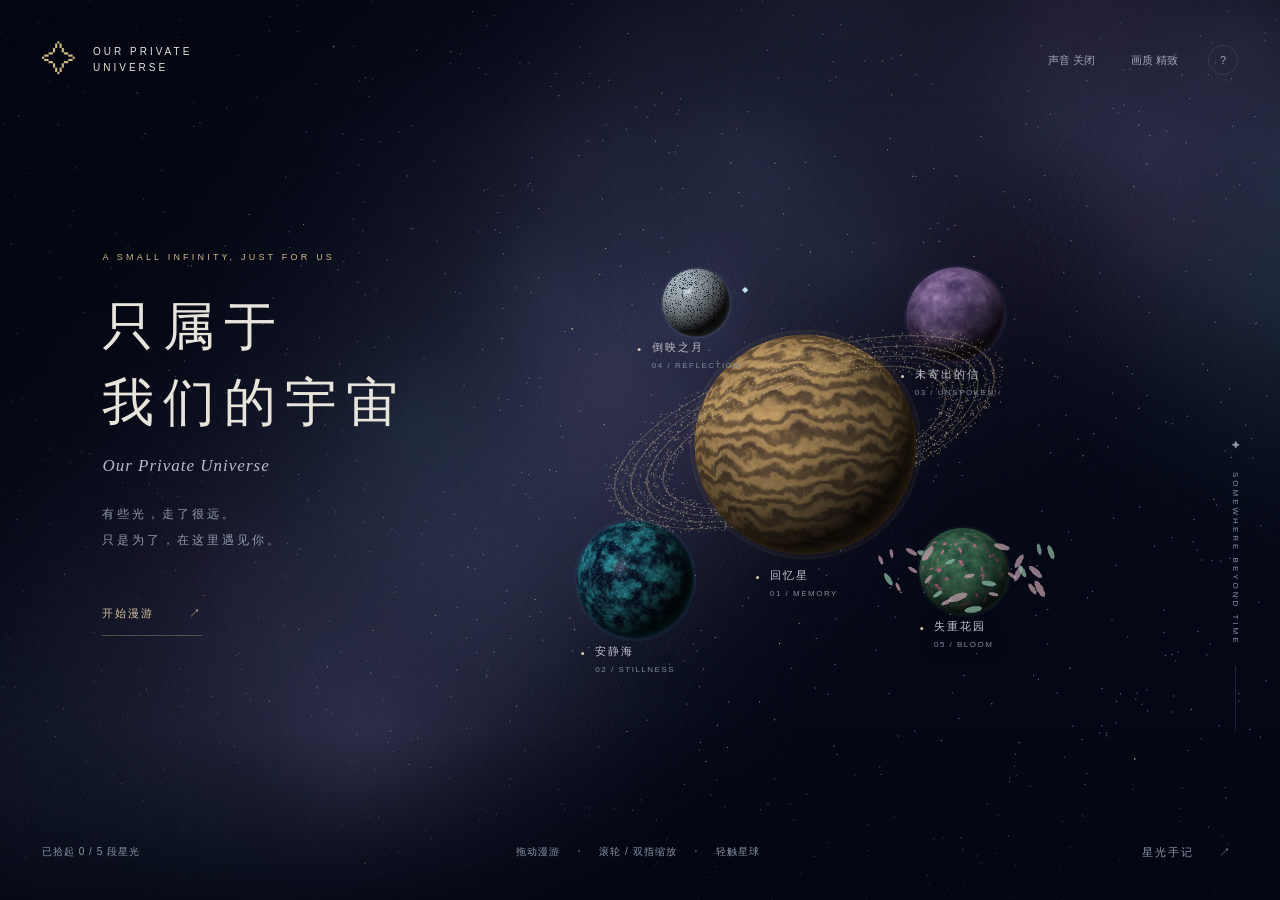
<file: index.html>
<!doctype html>
<html lang="zh-CN"><head><meta charset="utf-8"><meta name="viewport" content="width=device-width,initial-scale=1,viewport-fit=cover"><meta name="theme-color" content="#060914"><meta name="description" content="只属于我们的宇宙。一场关于时间、海洋与未寄出信件的私人星际漫游。"><title>Our Private Universe · 只属于我们的宇宙</title><link rel="icon" href="data:image/svg+xml,%3Csvg xmlns='http://www.w3.org/2000/svg' viewBox='0 0 64 64'%3E%3Ccircle cx='32' cy='32' r='18' fill='%23d9bd89'/%3E%3Cellipse cx='32' cy='32' rx='30' ry='9' fill='none' stroke='%23bca178' transform='rotate(-25 32 32)'/%3E%3C/svg%3E"><link rel="stylesheet" href="style.css"></head>
<body><main id="universe" aria-label="可拖动、缩放和探索的三维宇宙"></main><div class="vignette"></div>
<header><a class="brand" href="./" aria-label="Our Private Universe 首页"><span class="mark">✧</span><span>OUR PRIVATE<br>UNIVERSE</span></a><div class="tools"><button id="sound" aria-pressed="false" title="开启合成环境音">声音 关闭</button><button id="quality" aria-pressed="false">画质 精致</button><button id="help" aria-label="操作说明">?</button></div></header>
<section class="title" id="title"><div class="eyebrow">A SMALL INFINITY, JUST FOR US</div><h1>只属于<br>我们的宇宙<span>Our Private Universe</span></h1><p>有些光，走了很远。<br>只是为了，在这里遇见你。</p><button id="wander" class="text-button">开始漫游 <span>↗</span></button></section>
<div id="labels" aria-label="星体导航"></div><div class="coordinates" aria-hidden="true">✦<span> SOMEWHERE BEYOND TIME </span><i></i></div>
<footer><span id="progress">已拾起 0 / 5 段星光</span><span class="gesture">拖动漫游 <b>·</b> 滚轮 / 双指缩放 <b>·</b> 轻触星球</span><button id="journal">星光手记 <span>↗</span></button></footer>
<section id="story" class="story" hidden aria-label="星球故事"><button id="back" class="text-button">← 返回星海</button><div id="story-index" class="eyebrow"></div><h2 id="story-title"></h2><div id="story-en" class="latin"></div><div class="rule"></div><p id="story-text"></p><button id="action" class="text-button"></button><p id="response" aria-live="polite"></p></section>
<dialog id="notebook"><button class="close" aria-label="关闭">×</button><div class="eyebrow">FRAGMENTS OF OUR INFINITY</div><h2>星光手记</h2><p class="muted">你到过的地方，宇宙替你记得。</p><div id="entries"></div><p id="storage-note" class="muted">探索记录只保存在这台设备的浏览器中。</p></dialog>
<dialog id="instructions"><button class="close" aria-label="关闭">×</button><div class="eyebrow">TAKE YOUR TIME</div><h2>不必急着抵达。</h2><p>拖动画面，寻找另一片星空。<br>滚动滚轮或双指捏合，靠近与远离。<br>轻触星球，听它讲一个故事。</p><p>也可以用 Tab 选择星体，Enter 进入。<br>方向键漫游，+ / − 缩放，Esc 返回。</p><p class="muted">有些故事，藏在故事之间。<br>下次回来，星空也许会记得你。</p></dialog>
<div id="intro"><div class="intro-star">✧</div><p>在所有可能的宇宙里，</p><h2>很高兴，与你相遇。</h2><button id="skip" class="text-button">进入宇宙 <span>↗</span></button></div>
<div id="toast" role="status"></div><section id="fallback" hidden><div class="intro-star">✧</div><h2>星光暂时无法抵达</h2><p>此浏览器无法创建 WebGL 场景。<br>请开启硬件加速，或使用支持 WebGL 的浏览器再来。</p><button onclick="location.reload()">重新尝试</button></section>
<script type="module" src="app.js"></script><noscript>这片宇宙需要 JavaScript 才能呈现，请在浏览器中开启它。</noscript></body></html>
</file>
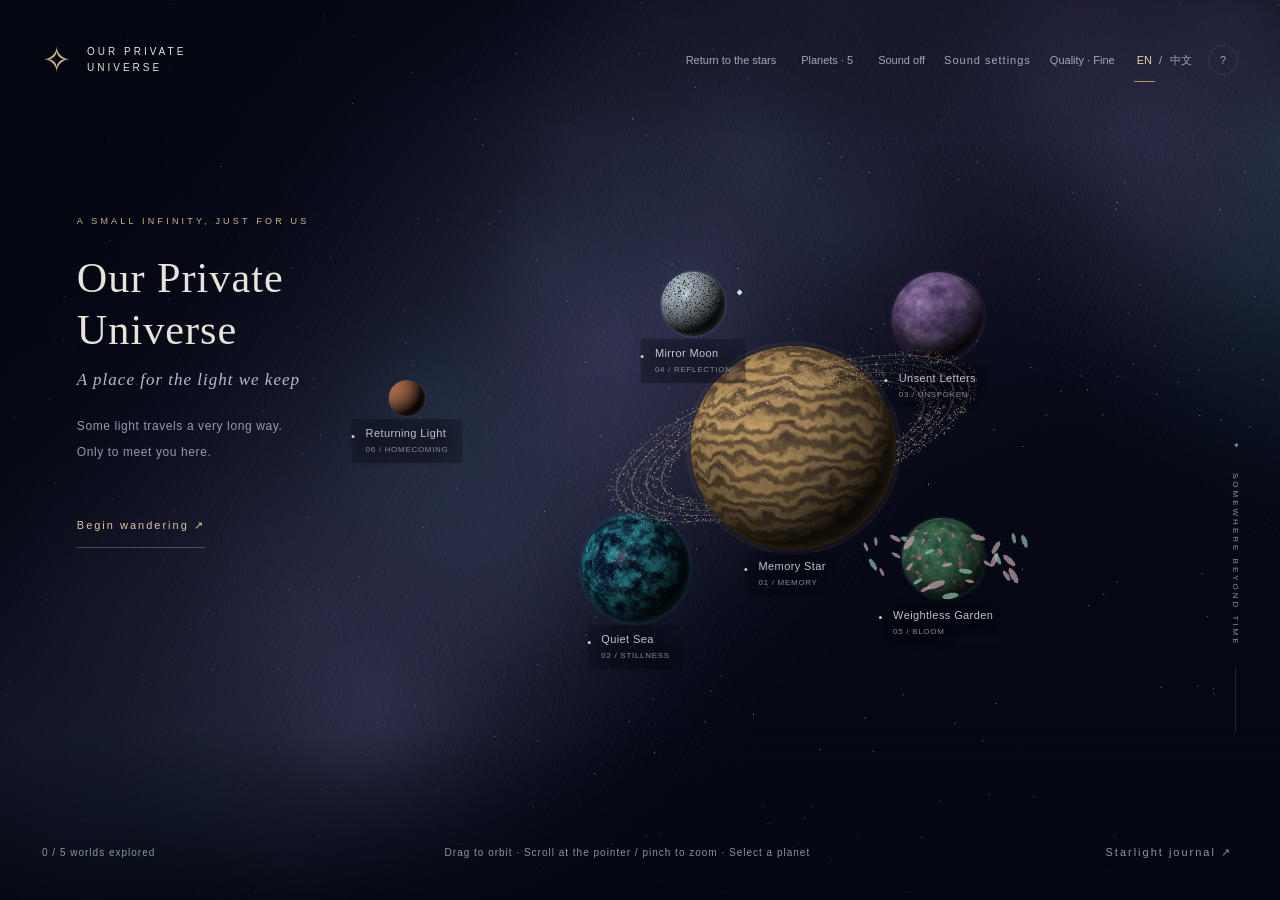
<file: v0.2.1/index.html>
<!doctype html>
<html lang="en"><head><meta charset="utf-8"><meta name="viewport" content="width=device-width,initial-scale=1,viewport-fit=cover"><meta name="theme-color" content="#060914"><meta name="description" content="A private journey through time, quiet seas and words folded into light."><title>Our Private Universe — V0.2.1 · Cosmic Echoes</title><link rel="icon" href="data:image/svg+xml,%3Csvg xmlns='http://www.w3.org/2000/svg' viewBox='0 0 64 64'%3E%3Ccircle cx='32' cy='32' r='18' fill='%23d9bd89'/%3E%3Cellipse cx='32' cy='32' rx='30' ry='9' fill='none' stroke='%23bca178' transform='rotate(-25 32 32)'/%3E%3C/svg%3E"><link rel="stylesheet" href="style.css"></head>
<body><main id="universe" data-i18n-aria="universeLabel" aria-label="A three-dimensional universe to orbit, zoom and explore"></main><div class="vignette"></div>
<header><a class="brand" href="./" data-i18n-aria="brandLabel" aria-label="Our Private Universe home"><span class="mark">✧</span><span>OUR PRIVATE<br>UNIVERSE</span></a><div class="tools">
<button id="overview" data-i18n="overview">Return to the stars</button><button id="nav" data-i18n="nav" aria-haspopup="dialog">Planets · 5</button>
<button id="sound" aria-pressed="false">Sound off</button>
<details id="sound-settings"><summary data-i18n="soundSettings">Sound settings</summary><div class="sound-popover"><label for="volume" data-i18n="volume">Volume</label><input id="volume" type="range" min="0" max="100" value="28" step="1"><output id="volume-value" for="volume">28%</output><p data-i18n="audioHint">Sound starts only when you choose to enable it.</p></div></details>
<button id="quality" aria-pressed="false">Quality · Fine</button><span class="language"><button data-language="en" lang="en" aria-pressed="true">EN</button><span aria-hidden="true">/</span><button data-language="zh" lang="zh-CN" aria-pressed="false">中文</button></span><button id="help" data-i18n-aria="helpLabel" aria-label="How to explore">?</button></div></header>
<section class="title" id="title"><div class="eyebrow" data-i18n="titleEyebrow">A SMALL INFINITY, JUST FOR US</div><h1><span id="title-main" data-i18n="titleMain">Our Private
Universe</span><span data-i18n="titleSub">A place for the light we keep</span></h1><p data-i18n="titleLead">Some light travels a very long way.
Only to meet you here.</p><button id="wander" class="text-button" data-i18n="wander">Begin wandering ↗</button></section>
<div id="labels" data-i18n-aria="labelsLabel" aria-label="Visible planets"></div><div class="coordinates" aria-hidden="true">✦<span data-i18n="coordinates">SOMEWHERE BEYOND TIME</span><i></i></div>
<footer><span id="progress">0 / 5 worlds explored</span><span class="gesture" data-i18n="gesture">Drag to orbit · Scroll at the pointer / pinch to zoom · Select a planet</span><button id="journal" data-i18n="journal">Starlight journal ↗</button></footer>
<section id="story" class="story" hidden data-i18n-aria="storyLabel" aria-label="Planet story"><button id="back" class="text-button" data-i18n="back">← Back to the stars</button><div id="story-index" class="eyebrow"></div><h2 id="story-title"></h2><div id="story-en" class="latin"></div><div id="explored-status" class="explored-status"></div><div class="rule"></div><p id="story-text"></p><button id="action" class="text-button" aria-controls="response" aria-expanded="false" data-i18n="whisper">Unfold a whisper ↗</button><p id="response" aria-live="polite"></p><button id="enter" class="text-button"></button><p id="coming-soon" class="muted" data-i18n="comingSoon" hidden>Interior exploration · Coming Soon</p></section>
<section id="world-panel" hidden><div class="eyebrow" data-i18n="worldEyebrow">THE SEA OF STILLNESS · EXPLORATION STUDY</div><h2 data-i18n="worldTitle">Quiet Sea · The Tidal Observatory</h2><p data-i18n="worldText">The sea breathes beneath you. Circle the stone doorway and find the moonlight on its other side.</p><button id="world-back" class="text-button" data-i18n="worldBack">← Back to the planet</button></section>
<dialog id="atlas" aria-labelledby="atlas-title"><button class="close" data-i18n-aria="close" aria-label="Close">×</button><div class="eyebrow" data-i18n="navEyebrow">A QUIET ATLAS</div><h2 id="atlas-title" data-i18n="navTitle">Five worlds, one small infinity</h2><p class="muted" data-i18n="navHint">Choose a world, even beyond your field of view. Visiting it records your journey.</p><div id="planet-nav"></div></dialog>
<dialog id="notebook" aria-labelledby="journal-title"><button class="close" data-i18n-aria="close" aria-label="Close">×</button><div class="eyebrow" data-i18n="journalEyebrow">FRAGMENTS OF OUR INFINITY</div><h2 id="journal-title" data-i18n="journalTitle">Starlight journal</h2><p class="muted" data-i18n="journalLead">The universe remembers where you have been.</p><div id="entries"></div><p id="storage-note" class="muted"></p></dialog>
<dialog id="instructions" aria-labelledby="help-title"><button class="close" data-i18n-aria="close" aria-label="Close">×</button><div class="eyebrow" data-i18n="helpEyebrow">TAKE YOUR TIME</div><h2 id="help-title" data-i18n="helpTitle">There is no need to hurry.</h2><p data-i18n="helpBody"></p><p data-i18n="helpKeys"></p><p class="muted" data-i18n="helpSecret"></p></dialog>
<div id="intro"><div class="intro-star">✧</div><p data-i18n="introLead">Of all the possible universes,</p><h2 data-i18n="introTitle">I am glad we met in this one.</h2><button id="skip" class="text-button" data-i18n="skip">Enter the universe ↗</button></div>
<div id="toast" role="status"></div><section id="fallback" hidden><div class="intro-star">✧</div><h2 data-i18n="fallbackTitle">The starlight cannot reach us yet</h2><p data-i18n="fallbackText">This browser could not open the WebGL scene.</p><button onclick="location.reload()" data-i18n="retry">Try again</button><div class="language"><button data-language="en" lang="en">EN</button> / <button data-language="zh" lang="zh-CN">中文</button></div></section>
<script type="module" src="app.js"></script><noscript>This universe needs JavaScript. Please enable it in your browser. / 这片宇宙需要 JavaScript，请在浏览器中开启它。</noscript></body></html>
</file>
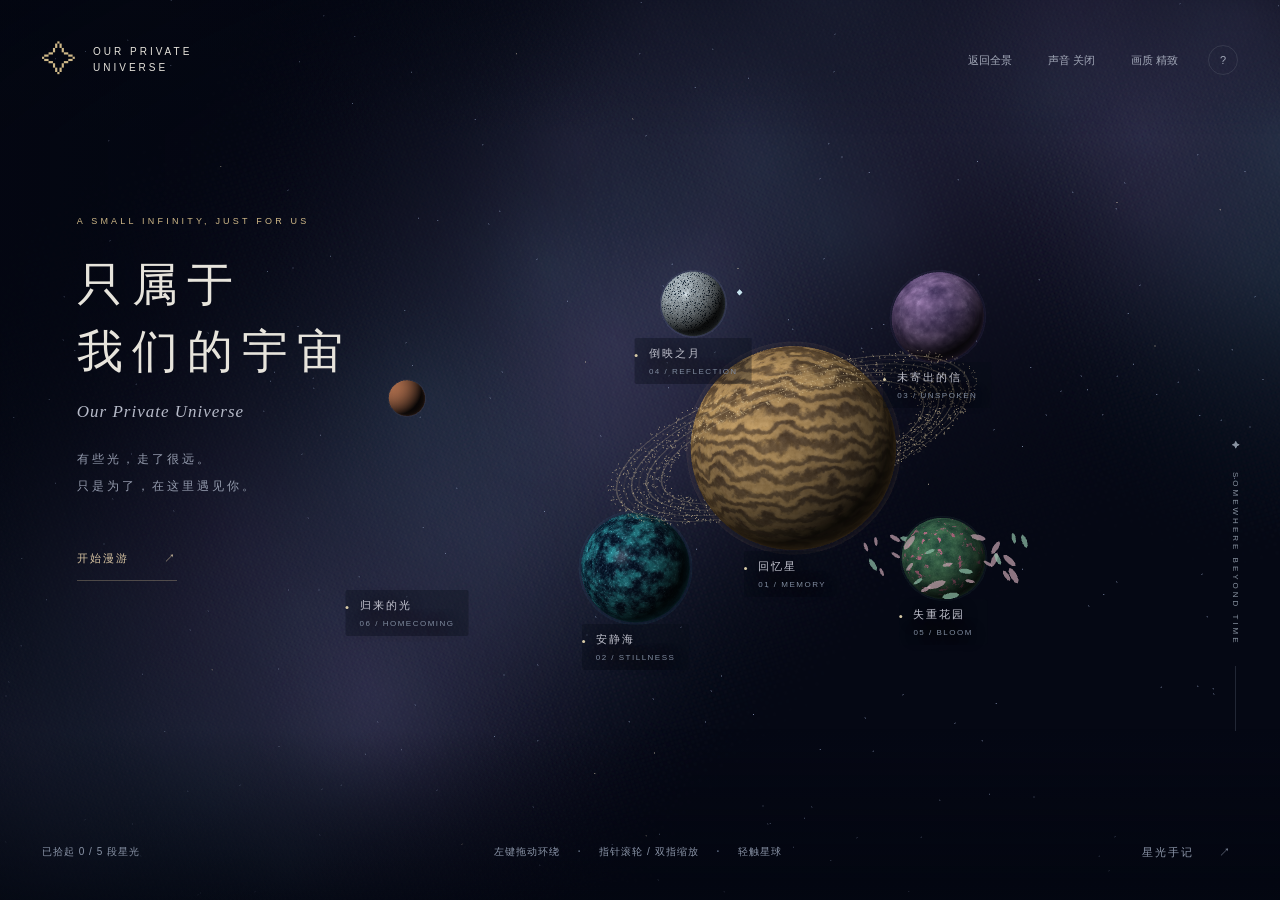
<file: v0.2/index.html>
<!doctype html>
<html lang="zh-CN"><head><meta charset="utf-8"><meta name="viewport" content="width=device-width,initial-scale=1,viewport-fit=cover"><meta name="theme-color" content="#060914"><meta name="description" content="只属于我们的宇宙。一场关于时间、海洋与未寄出信件的私人星际漫游。"><title>Our Private Universe · 只属于我们的宇宙</title><link rel="icon" href="data:image/svg+xml,%3Csvg xmlns='http://www.w3.org/2000/svg' viewBox='0 0 64 64'%3E%3Ccircle cx='32' cy='32' r='18' fill='%23d9bd89'/%3E%3Cellipse cx='32' cy='32' rx='30' ry='9' fill='none' stroke='%23bca178' transform='rotate(-25 32 32)'/%3E%3C/svg%3E"><link rel="stylesheet" href="style.css"></head>
<body><main id="universe" aria-label="可拖动、缩放和探索的三维宇宙"></main><div class="vignette"></div>
<header><a class="brand" href="./" aria-label="Our Private Universe 首页"><span class="mark">✧</span><span>OUR PRIVATE<br>UNIVERSE</span></a><div class="tools"><button id="overview">返回全景</button><button id="sound" aria-pressed="false" title="开启合成环境音">声音 关闭</button><button id="quality" aria-pressed="false">画质 精致</button><button id="help" aria-label="操作说明">?</button></div></header>
<section class="title" id="title"><div class="eyebrow">A SMALL INFINITY, JUST FOR US</div><h1>只属于<br>我们的宇宙<span>Our Private Universe</span></h1><p>有些光，走了很远。<br>只是为了，在这里遇见你。</p><button id="wander" class="text-button">开始漫游 <span>↗</span></button></section>
<div id="labels" aria-label="星体导航"></div><div class="coordinates" aria-hidden="true">✦<span> SOMEWHERE BEYOND TIME </span><i></i></div>
<footer><span id="progress">已拾起 0 / 5 段星光</span><span class="gesture">左键拖动环绕 <b>·</b> 指针滚轮 / 双指缩放 <b>·</b> 轻触星球</span><button id="journal">星光手记 <span>↗</span></button></footer>
<section id="story" class="story" hidden aria-label="星球故事"><button id="back" class="text-button">← 返回星海</button><div id="story-index" class="eyebrow"></div><h2 id="story-title"></h2><div id="story-en" class="latin"></div><div class="rule"></div><p id="story-text"></p><button id="action" class="text-button"></button><p id="response" aria-live="polite"></p><button id="enter" class="text-button"></button></section>
<section id="world-panel" hidden><div class="eyebrow">THE SEA OF STILLNESS · EXPLORATION STUDY</div><h2>安静海 · 潮间观测岛</h2><p>海在脚下呼吸。绕过石门，看看另一侧的月光。</p><button id="world-back" class="text-button">← 返回星球近景</button></section><dialog id="notebook"><button class="close" aria-label="关闭">×</button><div class="eyebrow">FRAGMENTS OF OUR INFINITY</div><h2>星光手记</h2><p class="muted">你到过的地方，宇宙替你记得。</p><div id="entries"></div><p id="storage-note" class="muted">探索记录只保存在这台设备的浏览器中。</p></dialog>
<dialog id="instructions"><button class="close" aria-label="关闭">×</button><div class="eyebrow">TAKE YOUR TIME</div><h2>不必急着抵达。</h2><p>左键拖动，围绕观察点旋转视角。<br>将指针移到星球上滚动滚轮，向对应区域靠近。<br>触屏用单指旋转、双指缩放。<br>点击星球进入近景，可继续环绕观察。<br>安静海支持进入独立示范场景。</p><p>也可以用 Tab 选择星体，Enter 进入。<br>方向键旋转，+ / − 缩放，Esc 逐层返回。</p><p class="muted">有些故事，藏在故事之间。<br>下次回来，星空也许会记得你。</p></dialog>
<div id="intro"><div class="intro-star">✧</div><p>在所有可能的宇宙里，</p><h2>很高兴，与你相遇。</h2><button id="skip" class="text-button">进入宇宙 <span>↗</span></button></div>
<div id="toast" role="status"></div><section id="fallback" hidden><div class="intro-star">✧</div><h2>星光暂时无法抵达</h2><p>此浏览器无法创建 WebGL 场景。<br>请开启硬件加速，或使用支持 WebGL 的浏览器再来。</p><button onclick="location.reload()">重新尝试</button></section>
<script type="module" src="app.js"></script><noscript>这片宇宙需要 JavaScript 才能呈现，请在浏览器中开启它。</noscript></body></html>
</file>
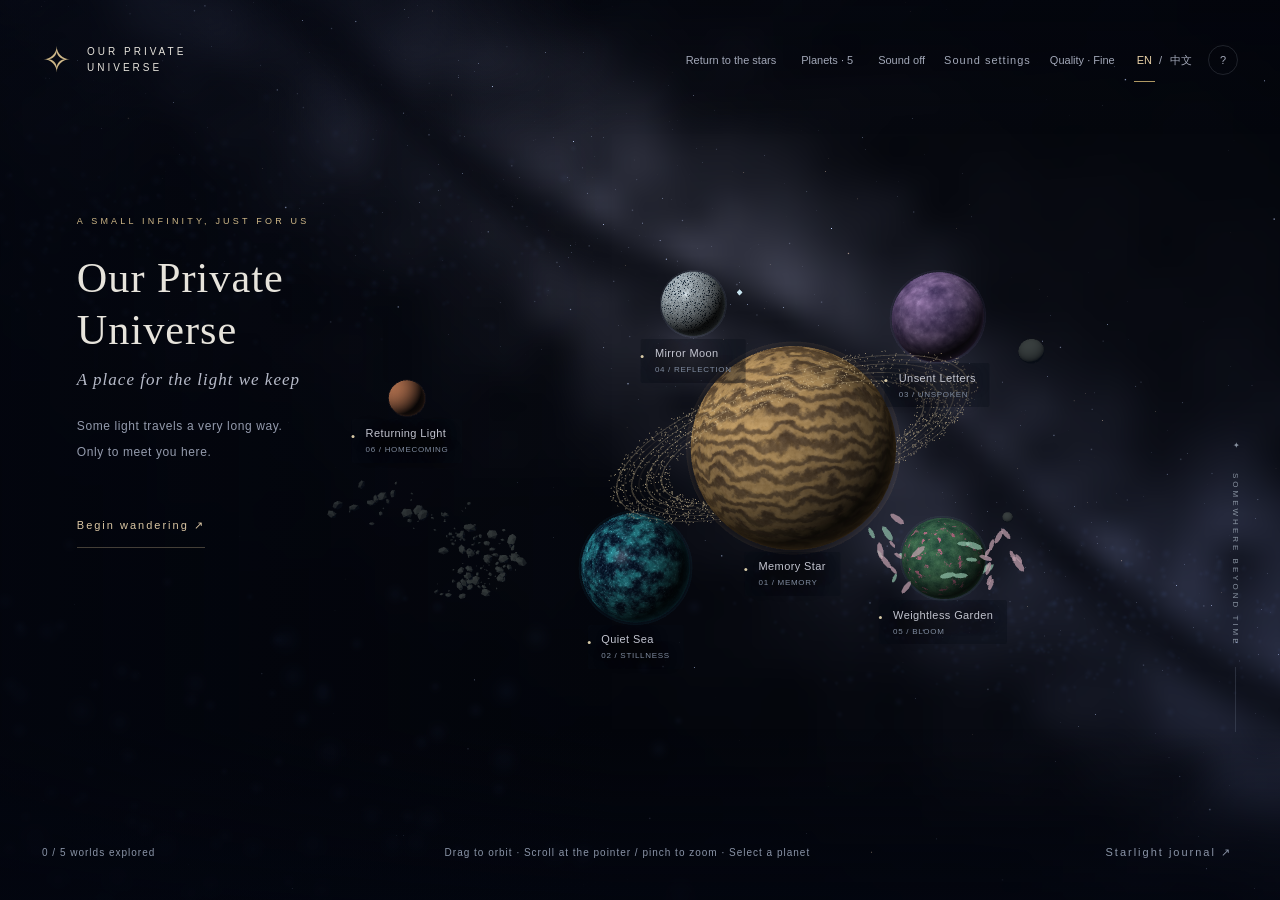
<file: v0.3/index.html>
<!doctype html>
<html lang="en"><head><meta charset="utf-8"><meta name="viewport" content="width=device-width,initial-scale=1,viewport-fit=cover"><meta name="theme-color" content="#060914"><meta name="description" content="A private journey through time, quiet seas and words folded into light."><title>Our Private Universe — V0.3 · Deep Space Awakens</title><link rel="icon" href="data:image/svg+xml,%3Csvg xmlns='http://www.w3.org/2000/svg' viewBox='0 0 64 64'%3E%3Ccircle cx='32' cy='32' r='18' fill='%23d9bd89'/%3E%3Cellipse cx='32' cy='32' rx='30' ry='9' fill='none' stroke='%23bca178' transform='rotate(-25 32 32)'/%3E%3C/svg%3E"><link rel="stylesheet" href="style.css"></head>
<body><main id="universe" data-i18n-aria="universeLabel" aria-label="A three-dimensional universe to orbit, zoom and explore"></main><div class="vignette"></div>
<header><a class="brand" href="./" data-i18n-aria="brandLabel" aria-label="Our Private Universe home"><span class="mark">✧</span><span>OUR PRIVATE<br>UNIVERSE</span></a><div class="tools">
<button id="overview" data-i18n="overview">Return to the stars</button><button id="nav" data-i18n="nav" aria-haspopup="dialog">Planets · 5</button>
<button id="sound" aria-pressed="false">Sound off</button>
<details id="sound-settings"><summary data-i18n="soundSettings">Sound settings</summary><div class="sound-popover"><label for="volume" data-i18n="volume">Volume</label><input id="volume" type="range" min="0" max="100" value="28" step="1"><output id="volume-value" for="volume">28%</output><p data-i18n="audioHint">Sound starts only when you choose to enable it.</p></div></details>
<button id="quality" aria-pressed="false">Quality · Fine</button><span class="language"><button data-language="en" lang="en" aria-pressed="true">EN</button><span aria-hidden="true">/</span><button data-language="zh" lang="zh-CN" aria-pressed="false">中文</button></span><button id="help" data-i18n-aria="helpLabel" aria-label="How to explore">?</button></div></header>
<section class="title" id="title"><div class="eyebrow" data-i18n="titleEyebrow">A SMALL INFINITY, JUST FOR US</div><h1><span id="title-main" data-i18n="titleMain">Our Private
Universe</span><span data-i18n="titleSub">A place for the light we keep</span></h1><p data-i18n="titleLead">Some light travels a very long way.
Only to meet you here.</p><button id="wander" class="text-button" data-i18n="wander">Begin wandering ↗</button></section>
<div id="labels" data-i18n-aria="labelsLabel" aria-label="Visible planets"></div><div class="coordinates" aria-hidden="true">✦<span data-i18n="coordinates">SOMEWHERE BEYOND TIME</span><i></i></div>
<footer><span id="progress">0 / 5 worlds explored</span><span class="gesture" data-i18n="gesture">Drag to orbit · Scroll at the pointer / pinch to zoom · Select a planet</span><button id="journal" data-i18n="journal">Starlight journal ↗</button></footer>
<section id="story" class="story" hidden data-i18n-aria="storyLabel" aria-label="Planet story"><button id="back" class="text-button" data-i18n="back">← Back to the stars</button><div id="story-index" class="eyebrow"></div><h2 id="story-title"></h2><div id="story-en" class="latin"></div><div id="explored-status" class="explored-status"></div><div class="rule"></div><p id="story-text"></p><button id="action" class="text-button" aria-controls="response" aria-expanded="false" data-i18n="whisper">Unfold a whisper ↗</button><p id="response" aria-live="polite"></p><button id="enter" class="text-button"></button><p id="coming-soon" class="muted" data-i18n="comingSoon" hidden>Interior exploration · Coming Soon</p></section>
<section id="world-panel" hidden><div class="eyebrow" data-i18n="worldEyebrow">THE SEA OF STILLNESS · EXPLORATION STUDY</div><h2 data-i18n="worldTitle">Quiet Sea · The Tidal Observatory</h2><p data-i18n="worldText">The sea breathes beneath you. Circle the stone doorway and find the moonlight on its other side.</p><button id="world-back" class="text-button" data-i18n="worldBack">← Back to the planet</button></section>
<dialog id="atlas" aria-labelledby="atlas-title"><button class="close" data-i18n-aria="close" aria-label="Close">×</button><div class="eyebrow" data-i18n="navEyebrow">A QUIET ATLAS</div><h2 id="atlas-title" data-i18n="navTitle">Five worlds, one small infinity</h2><p class="muted" data-i18n="navHint">Choose a world, even beyond your field of view. Visiting it records your journey.</p><div id="planet-nav"></div></dialog>
<dialog id="notebook" aria-labelledby="journal-title"><button class="close" data-i18n-aria="close" aria-label="Close">×</button><div class="eyebrow" data-i18n="journalEyebrow">FRAGMENTS OF OUR INFINITY</div><h2 id="journal-title" data-i18n="journalTitle">Starlight journal</h2><p class="muted" data-i18n="journalLead">The universe remembers where you have been.</p><div id="entries"></div><p id="storage-note" class="muted"></p></dialog>
<dialog id="instructions" aria-labelledby="help-title"><button class="close" data-i18n-aria="close" aria-label="Close">×</button><div class="eyebrow" data-i18n="helpEyebrow">TAKE YOUR TIME</div><h2 id="help-title" data-i18n="helpTitle">There is no need to hurry.</h2><p data-i18n="helpBody"></p><p data-i18n="helpKeys"></p><p class="muted" data-i18n="helpSecret"></p></dialog>
<div id="intro"><div class="intro-star">✧</div><p data-i18n="introLead">Of all the possible universes,</p><h2 data-i18n="introTitle">I am glad we met in this one.</h2><button id="skip" class="text-button" data-i18n="skip">Enter the universe ↗</button></div>
<div id="toast" role="status"></div><section id="fallback" hidden><div class="intro-star">✧</div><h2 data-i18n="fallbackTitle">The starlight cannot reach us yet</h2><p data-i18n="fallbackText">This browser could not open the WebGL scene.</p><button onclick="location.reload()" data-i18n="retry">Try again</button><div class="language"><button data-language="en" lang="en">EN</button> / <button data-language="zh" lang="zh-CN">中文</button></div></section>
<script type="module" src="app.js"></script><noscript>This universe needs JavaScript. Please enable it in your browser. / 这片宇宙需要 JavaScript，请在浏览器中开启它。</noscript></body></html>
</file>
<file: style.css>
:root{color-scheme:dark;--ivory:#e7e4dc;--muted:#8c94a6;--gold:#cfb888}*{box-sizing:border-box}body{margin:0;background:#050814;color:var(--ivory);font-family:Arial,"PingFang SC","Microsoft YaHei",sans-serif;font-size:13px;overflow:hidden}button,a{-webkit-tap-highlight-color:transparent}button{color:inherit;background:none;border:0;font:inherit;cursor:pointer;min-height:44px}button:focus-visible,a:focus-visible{outline:1px solid var(--gold);outline-offset:6px}button:hover{color:#fff}#universe,canvas,.vignette{position:fixed;inset:0;width:100%;height:100%}canvas{touch-action:none;outline:none}.vignette{pointer-events:none;background:linear-gradient(90deg,rgba(3,6,16,.55),transparent 48%),linear-gradient(0deg,rgba(3,6,16,.75),transparent 19%,transparent 85%,rgba(3,6,16,.3))}header{position:fixed;top:32px;left:42px;right:42px;display:flex;align-items:center;justify-content:space-between;z-index:3}.brand{color:#e7e4dc;text-decoration:none;display:flex;align-items:center;gap:13px;font-size:10px;letter-spacing:3px;line-height:1.6}.mark{font-size:35px;font-weight:100;color:var(--gold)}.tools{display:flex;gap:24px;color:#a2a8b8;font-size:11px;letter-spacing:1px}#help{border:1px solid #6d748044;border-radius:50%;width:30px;min-height:30px;align-self:center}.title{position:fixed;left:8%;top:28%;pointer-events:none;transition:opacity .7s,transform .7s}.eyebrow{font-size:9px;letter-spacing:3.2px;color:var(--gold)}h1{font-family:Georgia,"Songti SC",STSong,serif;font-size:clamp(38px,4.1vw,66px);font-weight:400;line-height:1.45;letter-spacing:9px;margin:26px 0 22px}h1 span{display:block;font-size:17px;font-style:italic;letter-spacing:1px;margin-top:14px;color:#b7bbc9}.title p{line-height:2.2;font-size:12px;letter-spacing:3px;color:#949bad}.text-button{padding:0;border-bottom:1px solid #c5b48d55;letter-spacing:2px;font-size:11px}.text-button span{margin-left:30px}.title button{margin-top:26px;pointer-events:auto;color:#dac6a3}.coordinates{position:fixed;right:40px;top:49%;writing-mode:vertical-rl;color:#8892a0;font-size:8px;letter-spacing:3px;display:flex;gap:20px;align-items:center}.coordinates i{height:65px;width:1px;background:#747f9344}footer{position:fixed;bottom:26px;left:42px;right:42px;display:flex;align-items:center;justify-content:space-between;font-size:10px;color:#8a94a7;letter-spacing:1px}.gesture b{margin:0 14px;color:#5e6a80}#journal{font-size:11px;letter-spacing:2px}#journal span{margin-left:20px}.planet-label{position:fixed;transform:translate(-50%,-50%);text-align:left;padding:8px 14px;color:#c2c4cf;font-size:11px;letter-spacing:2px;transition:opacity .4s;text-shadow:0 2px 15px #000}.planet-label small{display:block;color:#7f8b9f;font-size:8px;letter-spacing:1.5px;margin-top:6px}.planet-label:before{content:'';position:absolute;left:0;top:16px;width:3px;height:3px;background:#d8cba8;border-radius:50%}.planet-label:hover{color:#f2dfb6}.story{position:fixed;left:59%;top:22%;width:min(350px,34%);max-height:70vh;overflow:auto;animation:reveal .8s}.story #back{margin-bottom:36px;color:#9aa4b6}.story h2,dialog h2{font-family:Georgia,"Songti SC",serif;font-weight:400;font-size:36px;letter-spacing:7px;margin:17px 0 12px}.latin{font-family:Georgia,serif;font-size:17px;font-style:italic;color:#9ea3b7}.rule{height:1px;width:45px;background:#b5a47b66;margin:28px 0}.story p{line-height:2.4;white-space:pre-line;letter-spacing:1px;color:#b9becd;font-size:13px}.story #action{margin-top:8px;color:#d4bd93}#response{font-size:11px;color:#d2bf9c}.focused .title,.focused .coordinates{opacity:0;pointer-events:none}.focused .title button{pointer-events:none}.focused .gesture{opacity:0}dialog{background:rgba(9,15,30,.96);color:var(--ivory);border:1px solid #a2aec52b;padding:45px;width:min(480px,90vw);max-height:80vh;box-shadow:0 30px 100px #0009}dialog::backdrop{background:#020510aa;backdrop-filter:blur(10px)}dialog p{line-height:2.1;font-size:12px}.close{position:absolute;right:16px;top:12px;font-size:24px;color:#8c94a6}.muted{color:#7f8b9f}.entry{border-top:1px solid #8e9cbd22;padding:16px 0;line-height:1.8}.entry span{display:block;color:#9aa2b5;font-size:11px;margin-top:6px}#intro{position:fixed;inset:0;z-index:10;background:#050815ee;display:flex;align-items:center;justify-content:center;flex-direction:column;transition:opacity 1.5s;letter-spacing:4px}#intro p{color:#9ba2b4;font-size:12px}#intro h2{font-family:"Songti SC",serif;font-weight:400;font-size:27px;letter-spacing:7px;margin:15px 0 35px}.intro-star{font-size:48px;color:var(--gold);margin-bottom:30px}#intro.dismissed{opacity:0;pointer-events:none}#toast{position:fixed;bottom:90px;left:50%;transform:translateX(-50%);background:#111a2bea;border:1px solid #c6b08033;padding:15px 24px;opacity:0;transition:opacity .6s;pointer-events:none;max-width:88vw;text-align:center;line-height:1.8;color:#d8c6a6}#toast.visible{opacity:1}#fallback{position:fixed;inset:0;z-index:20;background:radial-gradient(ellipse at 60% 30%,#272545,#050815 65%);text-align:center;padding:25vh 20px}#fallback p{line-height:2;color:#a8afbe}[hidden]{display:none!important}@keyframes reveal{from{opacity:0;transform:translateY(14px)}to{opacity:1;transform:translateY(0)}}@media(max-width:700px){header{top:20px;left:22px;right:22px}.tools{gap:12px;font-size:10px}.brand{font-size:8px;letter-spacing:2px}.mark{font-size:26px}.title{left:8%;top:18%}h1{font-size:36px;letter-spacing:6px;margin:18px 0}h1 span{font-size:14px}.title p{font-size:10px;letter-spacing:2px}.eyebrow{font-size:7px;letter-spacing:2px}.title button{margin-top:12px}.coordinates{display:none}footer{left:22px;right:22px;bottom:18px}.gesture{position:fixed;bottom:70px;left:0;right:0;text-align:center;font-size:9px}.gesture b{margin:0 6px}.planet-label{font-size:10px;padding:6px 9px;letter-spacing:1px}.planet-label small{font-size:7px}.story{left:8%;top:49%;width:84%;max-height:43vh;padding-bottom:15px;background:linear-gradient(#05081400,#050814bb 20%)}.story #back{margin-bottom:14px}.story h2{font-size:27px;margin:12px 0 8px}.story .rule{margin:15px 0}.story p{font-size:12px;line-height:2}.story .latin{font-size:14px}dialog{padding:32px 25px}dialog h2{font-size:28px}.focused footer .gesture{display:none}#intro h2{font-size:22px;letter-spacing:4px}}@media(prefers-reduced-motion:reduce){*{animation:none!important;transition:none!important}}
</file>
<file: v0.2.1/style.css>
:root{color-scheme:dark;--ivory:#e7e4dc;--muted:#8c94a6;--gold:#cfb888}*{box-sizing:border-box}body{margin:0;background:#050814;color:var(--ivory);font-family:Arial,"PingFang SC","Microsoft YaHei",sans-serif;font-size:13px;overflow:hidden}button,a{-webkit-tap-highlight-color:transparent}button{color:inherit;background:none;border:0;font:inherit;cursor:pointer;min-height:44px}button:focus-visible,a:focus-visible{outline:1px solid var(--gold);outline-offset:6px}button:hover{color:#fff}#universe,canvas,.vignette{position:fixed;inset:0;width:100%;height:100%}canvas{touch-action:none;outline:none}.vignette{pointer-events:none;background:linear-gradient(90deg,rgba(3,6,16,.55),transparent 48%),linear-gradient(0deg,rgba(3,6,16,.75),transparent 19%,transparent 85%,rgba(3,6,16,.3))}header{position:fixed;top:32px;left:42px;right:42px;display:flex;align-items:center;justify-content:space-between;z-index:3}.brand{color:#e7e4dc;text-decoration:none;display:flex;align-items:center;gap:13px;font-size:10px;letter-spacing:3px;line-height:1.6}.mark{font-size:35px;font-weight:100;color:var(--gold)}.tools{display:flex;gap:24px;color:#a2a8b8;font-size:11px;letter-spacing:1px}#help{border:1px solid #6d748044;border-radius:50%;width:30px;min-height:30px;align-self:center}.title{position:fixed;left:8%;top:28%;pointer-events:none;transition:opacity .7s,transform .7s}.eyebrow{font-size:9px;letter-spacing:3.2px;color:var(--gold)}h1{font-family:Georgia,"Songti SC",STSong,serif;font-size:clamp(38px,4.1vw,66px);font-weight:400;line-height:1.45;letter-spacing:9px;margin:26px 0 22px}h1 span{display:block;font-size:17px;font-style:italic;letter-spacing:1px;margin-top:14px;color:#b7bbc9}.title p{line-height:2.2;font-size:12px;letter-spacing:3px;color:#949bad}.text-button{padding:0;border-bottom:1px solid #c5b48d55;letter-spacing:2px;font-size:11px}.text-button span{margin-left:30px}.title button{margin-top:26px;pointer-events:auto;color:#dac6a3}.coordinates{position:fixed;right:40px;top:49%;writing-mode:vertical-rl;color:#8892a0;font-size:8px;letter-spacing:3px;display:flex;gap:20px;align-items:center}.coordinates i{height:65px;width:1px;background:#747f9344}footer{position:fixed;bottom:26px;left:42px;right:42px;display:flex;align-items:center;justify-content:space-between;font-size:10px;color:#8a94a7;letter-spacing:1px}.gesture b{margin:0 14px;color:#5e6a80}#journal{font-size:11px;letter-spacing:2px}#journal span{margin-left:20px}.planet-label{position:fixed;transform:translate(-50%,-50%);text-align:left;padding:8px 14px;color:#c2c4cf;font-size:11px;letter-spacing:2px;transition:opacity .4s;text-shadow:0 2px 15px #000}.planet-label small{display:block;color:#7f8b9f;font-size:8px;letter-spacing:1.5px;margin-top:6px}.planet-label:before{content:'';position:absolute;left:0;top:16px;width:3px;height:3px;background:#d8cba8;border-radius:50%}.planet-label:hover{color:#f2dfb6}.story{position:fixed;left:59%;top:22%;width:min(350px,34%);max-height:70vh;overflow:auto;animation:reveal .8s}.story #back{margin-bottom:36px;color:#9aa4b6}.story h2,dialog h2{font-family:Georgia,"Songti SC",serif;font-weight:400;font-size:36px;letter-spacing:7px;margin:17px 0 12px}.latin{font-family:Georgia,serif;font-size:17px;font-style:italic;color:#9ea3b7}.rule{height:1px;width:45px;background:#b5a47b66;margin:28px 0}.story p{line-height:2.4;white-space:pre-line;letter-spacing:1px;color:#b9becd;font-size:13px}.story #action{margin-top:8px;color:#d4bd93}#response{font-size:11px;color:#d2bf9c}.focused .title,.focused .coordinates{opacity:0;pointer-events:none}.focused .title button{pointer-events:none}.focused .gesture{opacity:0}dialog{background:rgba(9,15,30,.96);color:var(--ivory);border:1px solid #a2aec52b;padding:45px;width:min(480px,90vw);max-height:80vh;box-shadow:0 30px 100px #0009}dialog::backdrop{background:#020510aa;backdrop-filter:blur(10px)}dialog p{line-height:2.1;font-size:12px}.close{position:absolute;right:16px;top:12px;font-size:24px;color:#8c94a6}.muted{color:#7f8b9f}.entry{border-top:1px solid #8e9cbd22;padding:16px 0;line-height:1.8}.entry span{display:block;color:#9aa2b5;font-size:11px;margin-top:6px}#intro{position:fixed;inset:0;z-index:10;background:#050815ee;display:flex;align-items:center;justify-content:center;flex-direction:column;transition:opacity 1.5s;letter-spacing:4px}#intro p{color:#9ba2b4;font-size:12px}#intro h2{font-family:"Songti SC",serif;font-weight:400;font-size:27px;letter-spacing:7px;margin:15px 0 35px}.intro-star{font-size:48px;color:var(--gold);margin-bottom:30px}#intro.dismissed{opacity:0;pointer-events:none}#toast{position:fixed;bottom:90px;left:50%;transform:translateX(-50%);background:#111a2bea;border:1px solid #c6b08033;padding:15px 24px;opacity:0;transition:opacity .6s;pointer-events:none;max-width:88vw;text-align:center;line-height:1.8;color:#d8c6a6}#toast.visible{opacity:1}#fallback{position:fixed;inset:0;z-index:20;background:radial-gradient(ellipse at 60% 30%,#272545,#050815 65%);text-align:center;padding:25vh 20px}#fallback p{line-height:2;color:#a8afbe}[hidden]{display:none!important}@keyframes reveal{from{opacity:0;transform:translateY(14px)}to{opacity:1;transform:translateY(0)}}@media(max-width:700px){header{top:20px;left:22px;right:22px}.tools{gap:12px;font-size:10px}.brand{font-size:8px;letter-spacing:2px}.mark{font-size:26px}.title{left:8%;top:18%}h1{font-size:36px;letter-spacing:6px;margin:18px 0}h1 span{font-size:14px}.title p{font-size:10px;letter-spacing:2px}.eyebrow{font-size:7px;letter-spacing:2px}.title button{margin-top:12px}.coordinates{display:none}footer{left:22px;right:22px;bottom:18px}.gesture{position:fixed;bottom:70px;left:0;right:0;text-align:center;font-size:9px}.gesture b{margin:0 6px}.planet-label{font-size:10px;padding:6px 9px;letter-spacing:1px}.planet-label small{font-size:7px}.story{left:8%;top:49%;width:84%;max-height:43vh;padding-bottom:15px;background:linear-gradient(#05081400,#050814bb 20%)}.story #back{margin-bottom:14px}.story h2{font-size:27px;margin:12px 0 8px}.story .rule{margin:15px 0}.story p{font-size:12px;line-height:2}.story .latin{font-size:14px}dialog{padding:32px 25px}dialog h2{font-size:28px}.focused footer .gesture{display:none}#intro h2{font-size:22px;letter-spacing:4px}}@media(prefers-reduced-motion:reduce){*{animation:none!important;transition:none!important}}

/* V0.2: quiet editorial layers, not a control dashboard. */
.title{max-width:290px;top:24%;left:6%}h1{font-size:clamp(36px,3.6vw,56px)}
.exploring .title{opacity:0;pointer-events:none;transform:translateY(-10px)}.exploring .title button{pointer-events:none}
.story{left:auto;right:6%;width:29%;top:19%;max-height:70vh;padding:12px 8px 24px 18px;background:linear-gradient(90deg,transparent,#050814b3 20%)}
.story #back{margin-bottom:22px}#enter{display:block;margin-top:22px;color:#d4bd93}#enter:disabled{color:#777f91;border-color:#68718544;cursor:default}
#world-panel{position:fixed;left:6%;bottom:13%;pointer-events:none}#world-panel h2{font:normal 28px "Songti SC",serif;letter-spacing:5px}#world-panel p{color:#aabec5;letter-spacing:2px;line-height:2}#world-panel button{pointer-events:auto}
.inside .coordinates{display:none}.inside .gesture{opacity:1}.planet-label{background:#060c1755;border-radius:2px}
@media(max-width:700px){.tools{gap:8px}header{left:16px;right:16px}.brand{letter-spacing:1px}.title{left:8%;top:18%;width:70%;max-width:270px}h1{font-size:34px}.story{top:48%;right:6%;width:88%;max-height:41vh;padding:12px 10px;background:linear-gradient(#05081466,#050814ee 20%)}.story #back{margin-bottom:8px}.story h2{font-size:25px}#enter{margin-top:14px}#world-panel{left:7%;right:7%;bottom:16%}#world-panel h2{font-size:22px}#world-panel p{font-size:11px}.gesture{font-size:8px}}
/* V0.2.1: localized text and compact, optional controls. */
[data-i18n]{white-space:pre-line}h1 #title-main{font:inherit;letter-spacing:inherit;color:inherit;margin:0;line-height:inherit}
html[lang=en] h1{font-size:clamp(34px,3.3vw,51px);letter-spacing:1px;line-height:1.23}html[lang=en] .title{max-width:340px}html[lang=en] .title p{letter-spacing:.6px}
html[lang=en] .story h2{font-size:32px;letter-spacing:1px}html[lang=en] .story p{letter-spacing:.25px;line-height:1.95}html[lang=en] dialog h2{letter-spacing:1px;font-size:30px}html[lang=en] #intro h2{letter-spacing:1px;text-align:center}
.tools{gap:13px;align-items:center}.language{display:inline-flex;gap:4px;align-items:center;white-space:nowrap}.language button{padding:0 3px;font-size:11px}.language button[aria-pressed=true]{color:#e9d2a8;border-bottom:1px solid #af9863}
#sound-settings{position:relative}#sound-settings summary{cursor:pointer;list-style:none;font-size:11px;min-height:44px;display:flex;align-items:center}#sound-settings summary::-webkit-details-marker{display:none}#sound-settings summary:focus-visible{outline:1px solid var(--gold);outline-offset:5px}.sound-popover{position:absolute;right:0;top:48px;width:250px;padding:20px;background:#0a1324f5;border:1px solid #a2aec52b;box-shadow:0 12px 40px #0008}.sound-popover label{display:block;color:var(--gold);margin-bottom:12px}.sound-popover p{font-size:10px;line-height:1.8;color:#94a2b6}#volume{width:80%;accent-color:#b6a480;vertical-align:middle}#volume-value{font-size:10px;margin-left:6px}
.atlas-planet{width:100%;display:flex;align-items:center;justify-content:space-between;gap:15px;text-align:left;padding:16px 0;border-top:1px solid #8e9cbd22}.atlas-planet span{font-size:13px;letter-spacing:1px}.atlas-planet small{font-size:10px;color:#98a59d;white-space:nowrap}.explored-status{font-size:10px;letter-spacing:1px;color:#98a59d;margin-top:14px}
#coming-soon{font-size:11px;color:#7f8b9f;margin-top:20px}.story{overscroll-behavior:contain;scrollbar-width:thin;scroll-padding:24px}#response{padding-bottom:5px}html[lang=en] #response{font-size:12px}.planet-label{max-width:180px;letter-spacing:.4px}.planet-label small{font-size:8px;letter-spacing:.7px}
@media(max-width:1100px){header{left:24px;right:24px}.tools{gap:8px;font-size:10px}#sound-settings summary{font-size:10px}.brand{font-size:8px;letter-spacing:1px}.tools button{font-size:10px}}
@media(max-width:760px){header{align-items:flex-start;gap:12px}.tools{justify-content:flex-end;flex-wrap:wrap;max-width:72%;gap:0 10px}.tools button,#sound-settings summary{min-height:32px;font-size:9px}.sound-popover{position:fixed;right:20px;top:110px}.title{top:24%}html[lang=en] h1{font-size:35px}html[lang=en] .story h2{font-size:26px}html[lang=en] .gesture{font-size:8px;letter-spacing:0;padding:0 15px}html[lang=en] #intro h2{font-size:21px;padding:0 20px}#atlas{padding:32px 22px}.atlas-planet span{font-size:12px}.atlas-planet small{font-size:9px}.coordinates{display:none}}
</file>
<file: v0.2/style.css>
:root{color-scheme:dark;--ivory:#e7e4dc;--muted:#8c94a6;--gold:#cfb888}*{box-sizing:border-box}body{margin:0;background:#050814;color:var(--ivory);font-family:Arial,"PingFang SC","Microsoft YaHei",sans-serif;font-size:13px;overflow:hidden}button,a{-webkit-tap-highlight-color:transparent}button{color:inherit;background:none;border:0;font:inherit;cursor:pointer;min-height:44px}button:focus-visible,a:focus-visible{outline:1px solid var(--gold);outline-offset:6px}button:hover{color:#fff}#universe,canvas,.vignette{position:fixed;inset:0;width:100%;height:100%}canvas{touch-action:none;outline:none}.vignette{pointer-events:none;background:linear-gradient(90deg,rgba(3,6,16,.55),transparent 48%),linear-gradient(0deg,rgba(3,6,16,.75),transparent 19%,transparent 85%,rgba(3,6,16,.3))}header{position:fixed;top:32px;left:42px;right:42px;display:flex;align-items:center;justify-content:space-between;z-index:3}.brand{color:#e7e4dc;text-decoration:none;display:flex;align-items:center;gap:13px;font-size:10px;letter-spacing:3px;line-height:1.6}.mark{font-size:35px;font-weight:100;color:var(--gold)}.tools{display:flex;gap:24px;color:#a2a8b8;font-size:11px;letter-spacing:1px}#help{border:1px solid #6d748044;border-radius:50%;width:30px;min-height:30px;align-self:center}.title{position:fixed;left:8%;top:28%;pointer-events:none;transition:opacity .7s,transform .7s}.eyebrow{font-size:9px;letter-spacing:3.2px;color:var(--gold)}h1{font-family:Georgia,"Songti SC",STSong,serif;font-size:clamp(38px,4.1vw,66px);font-weight:400;line-height:1.45;letter-spacing:9px;margin:26px 0 22px}h1 span{display:block;font-size:17px;font-style:italic;letter-spacing:1px;margin-top:14px;color:#b7bbc9}.title p{line-height:2.2;font-size:12px;letter-spacing:3px;color:#949bad}.text-button{padding:0;border-bottom:1px solid #c5b48d55;letter-spacing:2px;font-size:11px}.text-button span{margin-left:30px}.title button{margin-top:26px;pointer-events:auto;color:#dac6a3}.coordinates{position:fixed;right:40px;top:49%;writing-mode:vertical-rl;color:#8892a0;font-size:8px;letter-spacing:3px;display:flex;gap:20px;align-items:center}.coordinates i{height:65px;width:1px;background:#747f9344}footer{position:fixed;bottom:26px;left:42px;right:42px;display:flex;align-items:center;justify-content:space-between;font-size:10px;color:#8a94a7;letter-spacing:1px}.gesture b{margin:0 14px;color:#5e6a80}#journal{font-size:11px;letter-spacing:2px}#journal span{margin-left:20px}.planet-label{position:fixed;transform:translate(-50%,-50%);text-align:left;padding:8px 14px;color:#c2c4cf;font-size:11px;letter-spacing:2px;transition:opacity .4s;text-shadow:0 2px 15px #000}.planet-label small{display:block;color:#7f8b9f;font-size:8px;letter-spacing:1.5px;margin-top:6px}.planet-label:before{content:'';position:absolute;left:0;top:16px;width:3px;height:3px;background:#d8cba8;border-radius:50%}.planet-label:hover{color:#f2dfb6}.story{position:fixed;left:59%;top:22%;width:min(350px,34%);max-height:70vh;overflow:auto;animation:reveal .8s}.story #back{margin-bottom:36px;color:#9aa4b6}.story h2,dialog h2{font-family:Georgia,"Songti SC",serif;font-weight:400;font-size:36px;letter-spacing:7px;margin:17px 0 12px}.latin{font-family:Georgia,serif;font-size:17px;font-style:italic;color:#9ea3b7}.rule{height:1px;width:45px;background:#b5a47b66;margin:28px 0}.story p{line-height:2.4;white-space:pre-line;letter-spacing:1px;color:#b9becd;font-size:13px}.story #action{margin-top:8px;color:#d4bd93}#response{font-size:11px;color:#d2bf9c}.focused .title,.focused .coordinates{opacity:0;pointer-events:none}.focused .title button{pointer-events:none}.focused .gesture{opacity:0}dialog{background:rgba(9,15,30,.96);color:var(--ivory);border:1px solid #a2aec52b;padding:45px;width:min(480px,90vw);max-height:80vh;box-shadow:0 30px 100px #0009}dialog::backdrop{background:#020510aa;backdrop-filter:blur(10px)}dialog p{line-height:2.1;font-size:12px}.close{position:absolute;right:16px;top:12px;font-size:24px;color:#8c94a6}.muted{color:#7f8b9f}.entry{border-top:1px solid #8e9cbd22;padding:16px 0;line-height:1.8}.entry span{display:block;color:#9aa2b5;font-size:11px;margin-top:6px}#intro{position:fixed;inset:0;z-index:10;background:#050815ee;display:flex;align-items:center;justify-content:center;flex-direction:column;transition:opacity 1.5s;letter-spacing:4px}#intro p{color:#9ba2b4;font-size:12px}#intro h2{font-family:"Songti SC",serif;font-weight:400;font-size:27px;letter-spacing:7px;margin:15px 0 35px}.intro-star{font-size:48px;color:var(--gold);margin-bottom:30px}#intro.dismissed{opacity:0;pointer-events:none}#toast{position:fixed;bottom:90px;left:50%;transform:translateX(-50%);background:#111a2bea;border:1px solid #c6b08033;padding:15px 24px;opacity:0;transition:opacity .6s;pointer-events:none;max-width:88vw;text-align:center;line-height:1.8;color:#d8c6a6}#toast.visible{opacity:1}#fallback{position:fixed;inset:0;z-index:20;background:radial-gradient(ellipse at 60% 30%,#272545,#050815 65%);text-align:center;padding:25vh 20px}#fallback p{line-height:2;color:#a8afbe}[hidden]{display:none!important}@keyframes reveal{from{opacity:0;transform:translateY(14px)}to{opacity:1;transform:translateY(0)}}@media(max-width:700px){header{top:20px;left:22px;right:22px}.tools{gap:12px;font-size:10px}.brand{font-size:8px;letter-spacing:2px}.mark{font-size:26px}.title{left:8%;top:18%}h1{font-size:36px;letter-spacing:6px;margin:18px 0}h1 span{font-size:14px}.title p{font-size:10px;letter-spacing:2px}.eyebrow{font-size:7px;letter-spacing:2px}.title button{margin-top:12px}.coordinates{display:none}footer{left:22px;right:22px;bottom:18px}.gesture{position:fixed;bottom:70px;left:0;right:0;text-align:center;font-size:9px}.gesture b{margin:0 6px}.planet-label{font-size:10px;padding:6px 9px;letter-spacing:1px}.planet-label small{font-size:7px}.story{left:8%;top:49%;width:84%;max-height:43vh;padding-bottom:15px;background:linear-gradient(#05081400,#050814bb 20%)}.story #back{margin-bottom:14px}.story h2{font-size:27px;margin:12px 0 8px}.story .rule{margin:15px 0}.story p{font-size:12px;line-height:2}.story .latin{font-size:14px}dialog{padding:32px 25px}dialog h2{font-size:28px}.focused footer .gesture{display:none}#intro h2{font-size:22px;letter-spacing:4px}}@media(prefers-reduced-motion:reduce){*{animation:none!important;transition:none!important}}

/* V0.2: quiet editorial layers, not a control dashboard. */
.title{max-width:290px;top:24%;left:6%}h1{font-size:clamp(36px,3.6vw,56px)}
.exploring .title{opacity:0;pointer-events:none;transform:translateY(-10px)}.exploring .title button{pointer-events:none}
.story{left:auto;right:6%;width:29%;top:19%;max-height:70vh;padding:12px 8px 24px 18px;background:linear-gradient(90deg,transparent,#050814b3 20%)}
.story #back{margin-bottom:22px}#enter{display:block;margin-top:22px;color:#d4bd93}#enter:disabled{color:#777f91;border-color:#68718544;cursor:default}
#world-panel{position:fixed;left:6%;bottom:13%;pointer-events:none}#world-panel h2{font:normal 28px "Songti SC",serif;letter-spacing:5px}#world-panel p{color:#aabec5;letter-spacing:2px;line-height:2}#world-panel button{pointer-events:auto}
.inside .coordinates{display:none}.inside .gesture{opacity:1}.planet-label{background:#060c1755;border-radius:2px}
@media(max-width:700px){.tools{gap:8px}header{left:16px;right:16px}.brand{letter-spacing:1px}.title{left:8%;top:18%;width:70%;max-width:270px}h1{font-size:34px}.story{top:48%;right:6%;width:88%;max-height:41vh;padding:12px 10px;background:linear-gradient(#05081466,#050814ee 20%)}.story #back{margin-bottom:8px}.story h2{font-size:25px}#enter{margin-top:14px}#world-panel{left:7%;right:7%;bottom:16%}#world-panel h2{font-size:22px}#world-panel p{font-size:11px}.gesture{font-size:8px}}
</file>
<file: v0.3/style.css>
:root{color-scheme:dark;--ivory:#e7e4dc;--muted:#8c94a6;--gold:#cfb888}*{box-sizing:border-box}body{margin:0;background:#050814;color:var(--ivory);font-family:Arial,"PingFang SC","Microsoft YaHei",sans-serif;font-size:13px;overflow:hidden}button,a{-webkit-tap-highlight-color:transparent}button{color:inherit;background:none;border:0;font:inherit;cursor:pointer;min-height:44px}button:focus-visible,a:focus-visible{outline:1px solid var(--gold);outline-offset:6px}button:hover{color:#fff}#universe,canvas,.vignette{position:fixed;inset:0;width:100%;height:100%}canvas{touch-action:none;outline:none}.vignette{pointer-events:none;background:linear-gradient(90deg,rgba(3,6,16,.55),transparent 48%),linear-gradient(0deg,rgba(3,6,16,.75),transparent 19%,transparent 85%,rgba(3,6,16,.3))}header{position:fixed;top:32px;left:42px;right:42px;display:flex;align-items:center;justify-content:space-between;z-index:3}.brand{color:#e7e4dc;text-decoration:none;display:flex;align-items:center;gap:13px;font-size:10px;letter-spacing:3px;line-height:1.6}.mark{font-size:35px;font-weight:100;color:var(--gold)}.tools{display:flex;gap:24px;color:#a2a8b8;font-size:11px;letter-spacing:1px}#help{border:1px solid #6d748044;border-radius:50%;width:30px;min-height:30px;align-self:center}.title{position:fixed;left:8%;top:28%;pointer-events:none;transition:opacity .7s,transform .7s}.eyebrow{font-size:9px;letter-spacing:3.2px;color:var(--gold)}h1{font-family:Georgia,"Songti SC",STSong,serif;font-size:clamp(38px,4.1vw,66px);font-weight:400;line-height:1.45;letter-spacing:9px;margin:26px 0 22px}h1 span{display:block;font-size:17px;font-style:italic;letter-spacing:1px;margin-top:14px;color:#b7bbc9}.title p{line-height:2.2;font-size:12px;letter-spacing:3px;color:#949bad}.text-button{padding:0;border-bottom:1px solid #c5b48d55;letter-spacing:2px;font-size:11px}.text-button span{margin-left:30px}.title button{margin-top:26px;pointer-events:auto;color:#dac6a3}.coordinates{position:fixed;right:40px;top:49%;writing-mode:vertical-rl;color:#8892a0;font-size:8px;letter-spacing:3px;display:flex;gap:20px;align-items:center}.coordinates i{height:65px;width:1px;background:#747f9344}footer{position:fixed;bottom:26px;left:42px;right:42px;display:flex;align-items:center;justify-content:space-between;font-size:10px;color:#8a94a7;letter-spacing:1px}.gesture b{margin:0 14px;color:#5e6a80}#journal{font-size:11px;letter-spacing:2px}#journal span{margin-left:20px}.planet-label{position:fixed;transform:translate(-50%,-50%);text-align:left;padding:8px 14px;color:#c2c4cf;font-size:11px;letter-spacing:2px;transition:opacity .4s;text-shadow:0 2px 15px #000}.planet-label small{display:block;color:#7f8b9f;font-size:8px;letter-spacing:1.5px;margin-top:6px}.planet-label:before{content:'';position:absolute;left:0;top:16px;width:3px;height:3px;background:#d8cba8;border-radius:50%}.planet-label:hover{color:#f2dfb6}.story{position:fixed;left:59%;top:22%;width:min(350px,34%);max-height:70vh;overflow:auto;animation:reveal .8s}.story #back{margin-bottom:36px;color:#9aa4b6}.story h2,dialog h2{font-family:Georgia,"Songti SC",serif;font-weight:400;font-size:36px;letter-spacing:7px;margin:17px 0 12px}.latin{font-family:Georgia,serif;font-size:17px;font-style:italic;color:#9ea3b7}.rule{height:1px;width:45px;background:#b5a47b66;margin:28px 0}.story p{line-height:2.4;white-space:pre-line;letter-spacing:1px;color:#b9becd;font-size:13px}.story #action{margin-top:8px;color:#d4bd93}#response{font-size:11px;color:#d2bf9c}.focused .title,.focused .coordinates{opacity:0;pointer-events:none}.focused .title button{pointer-events:none}.focused .gesture{opacity:0}dialog{background:rgba(9,15,30,.96);color:var(--ivory);border:1px solid #a2aec52b;padding:45px;width:min(480px,90vw);max-height:80vh;box-shadow:0 30px 100px #0009}dialog::backdrop{background:#020510aa;backdrop-filter:blur(10px)}dialog p{line-height:2.1;font-size:12px}.close{position:absolute;right:16px;top:12px;font-size:24px;color:#8c94a6}.muted{color:#7f8b9f}.entry{border-top:1px solid #8e9cbd22;padding:16px 0;line-height:1.8}.entry span{display:block;color:#9aa2b5;font-size:11px;margin-top:6px}#intro{position:fixed;inset:0;z-index:10;background:#050815ee;display:flex;align-items:center;justify-content:center;flex-direction:column;transition:opacity 1.5s;letter-spacing:4px}#intro p{color:#9ba2b4;font-size:12px}#intro h2{font-family:"Songti SC",serif;font-weight:400;font-size:27px;letter-spacing:7px;margin:15px 0 35px}.intro-star{font-size:48px;color:var(--gold);margin-bottom:30px}#intro.dismissed{opacity:0;pointer-events:none}#toast{position:fixed;bottom:90px;left:50%;transform:translateX(-50%);background:#111a2bea;border:1px solid #c6b08033;padding:15px 24px;opacity:0;transition:opacity .6s;pointer-events:none;max-width:88vw;text-align:center;line-height:1.8;color:#d8c6a6}#toast.visible{opacity:1}#fallback{position:fixed;inset:0;z-index:20;background:radial-gradient(ellipse at 60% 30%,#272545,#050815 65%);text-align:center;padding:25vh 20px}#fallback p{line-height:2;color:#a8afbe}[hidden]{display:none!important}@keyframes reveal{from{opacity:0;transform:translateY(14px)}to{opacity:1;transform:translateY(0)}}@media(max-width:700px){header{top:20px;left:22px;right:22px}.tools{gap:12px;font-size:10px}.brand{font-size:8px;letter-spacing:2px}.mark{font-size:26px}.title{left:8%;top:18%}h1{font-size:36px;letter-spacing:6px;margin:18px 0}h1 span{font-size:14px}.title p{font-size:10px;letter-spacing:2px}.eyebrow{font-size:7px;letter-spacing:2px}.title button{margin-top:12px}.coordinates{display:none}footer{left:22px;right:22px;bottom:18px}.gesture{position:fixed;bottom:70px;left:0;right:0;text-align:center;font-size:9px}.gesture b{margin:0 6px}.planet-label{font-size:10px;padding:6px 9px;letter-spacing:1px}.planet-label small{font-size:7px}.story{left:8%;top:49%;width:84%;max-height:43vh;padding-bottom:15px;background:linear-gradient(#05081400,#050814bb 20%)}.story #back{margin-bottom:14px}.story h2{font-size:27px;margin:12px 0 8px}.story .rule{margin:15px 0}.story p{font-size:12px;line-height:2}.story .latin{font-size:14px}dialog{padding:32px 25px}dialog h2{font-size:28px}.focused footer .gesture{display:none}#intro h2{font-size:22px;letter-spacing:4px}}@media(prefers-reduced-motion:reduce){*{animation:none!important;transition:none!important}}

/* V0.2: quiet editorial layers, not a control dashboard. */
.title{max-width:290px;top:24%;left:6%}h1{font-size:clamp(36px,3.6vw,56px)}
.exploring .title{opacity:0;pointer-events:none;transform:translateY(-10px)}.exploring .title button{pointer-events:none}
.story{left:auto;right:6%;width:29%;top:19%;max-height:70vh;padding:12px 8px 24px 18px;background:linear-gradient(90deg,transparent,#050814b3 20%)}
.story #back{margin-bottom:22px}#enter{display:block;margin-top:22px;color:#d4bd93}#enter:disabled{color:#777f91;border-color:#68718544;cursor:default}
#world-panel{position:fixed;left:6%;bottom:13%;pointer-events:none}#world-panel h2{font:normal 28px "Songti SC",serif;letter-spacing:5px}#world-panel p{color:#aabec5;letter-spacing:2px;line-height:2}#world-panel button{pointer-events:auto}
.inside .coordinates{display:none}.inside .gesture{opacity:1}.planet-label{background:#060c1755;border-radius:2px}
@media(max-width:700px){.tools{gap:8px}header{left:16px;right:16px}.brand{letter-spacing:1px}.title{left:8%;top:18%;width:70%;max-width:270px}h1{font-size:34px}.story{top:48%;right:6%;width:88%;max-height:41vh;padding:12px 10px;background:linear-gradient(#05081466,#050814ee 20%)}.story #back{margin-bottom:8px}.story h2{font-size:25px}#enter{margin-top:14px}#world-panel{left:7%;right:7%;bottom:16%}#world-panel h2{font-size:22px}#world-panel p{font-size:11px}.gesture{font-size:8px}}
/* V0.2.1: localized text and compact, optional controls. */
[data-i18n]{white-space:pre-line}h1 #title-main{font:inherit;letter-spacing:inherit;color:inherit;margin:0;line-height:inherit}
html[lang=en] h1{font-size:clamp(34px,3.3vw,51px);letter-spacing:1px;line-height:1.23}html[lang=en] .title{max-width:340px}html[lang=en] .title p{letter-spacing:.6px}
html[lang=en] .story h2{font-size:32px;letter-spacing:1px}html[lang=en] .story p{letter-spacing:.25px;line-height:1.95}html[lang=en] dialog h2{letter-spacing:1px;font-size:30px}html[lang=en] #intro h2{letter-spacing:1px;text-align:center}
.tools{gap:13px;align-items:center}.language{display:inline-flex;gap:4px;align-items:center;white-space:nowrap}.language button{padding:0 3px;font-size:11px}.language button[aria-pressed=true]{color:#e9d2a8;border-bottom:1px solid #af9863}
#sound-settings{position:relative}#sound-settings summary{cursor:pointer;list-style:none;font-size:11px;min-height:44px;display:flex;align-items:center}#sound-settings summary::-webkit-details-marker{display:none}#sound-settings summary:focus-visible{outline:1px solid var(--gold);outline-offset:5px}.sound-popover{position:absolute;right:0;top:48px;width:250px;padding:20px;background:#0a1324f5;border:1px solid #a2aec52b;box-shadow:0 12px 40px #0008}.sound-popover label{display:block;color:var(--gold);margin-bottom:12px}.sound-popover p{font-size:10px;line-height:1.8;color:#94a2b6}#volume{width:80%;accent-color:#b6a480;vertical-align:middle}#volume-value{font-size:10px;margin-left:6px}
.atlas-planet{width:100%;display:flex;align-items:center;justify-content:space-between;gap:15px;text-align:left;padding:16px 0;border-top:1px solid #8e9cbd22}.atlas-planet span{font-size:13px;letter-spacing:1px}.atlas-planet small{font-size:10px;color:#98a59d;white-space:nowrap}.explored-status{font-size:10px;letter-spacing:1px;color:#98a59d;margin-top:14px}
#coming-soon{font-size:11px;color:#7f8b9f;margin-top:20px}.story{overscroll-behavior:contain;scrollbar-width:thin;scroll-padding:24px}#response{padding-bottom:5px}html[lang=en] #response{font-size:12px}.planet-label{max-width:180px;letter-spacing:.4px}.planet-label small{font-size:8px;letter-spacing:.7px}
@media(max-width:1100px){header{left:24px;right:24px}.tools{gap:8px;font-size:10px}#sound-settings summary{font-size:10px}.brand{font-size:8px;letter-spacing:1px}.tools button{font-size:10px}}
@media(max-width:760px){header{align-items:flex-start;gap:12px}.tools{justify-content:flex-end;flex-wrap:wrap;max-width:72%;gap:0 10px}.tools button,#sound-settings summary{min-height:32px;font-size:9px}.sound-popover{position:fixed;right:20px;top:110px}.title{top:24%}html[lang=en] h1{font-size:35px}html[lang=en] .story h2{font-size:26px}html[lang=en] .gesture{font-size:8px;letter-spacing:0;padding:0 15px}html[lang=en] #intro h2{font-size:21px;padding:0 20px}#atlas{padding:32px 22px}.atlas-planet span{font-size:12px}.atlas-planet small{font-size:9px}.coordinates{display:none}}
</file>
